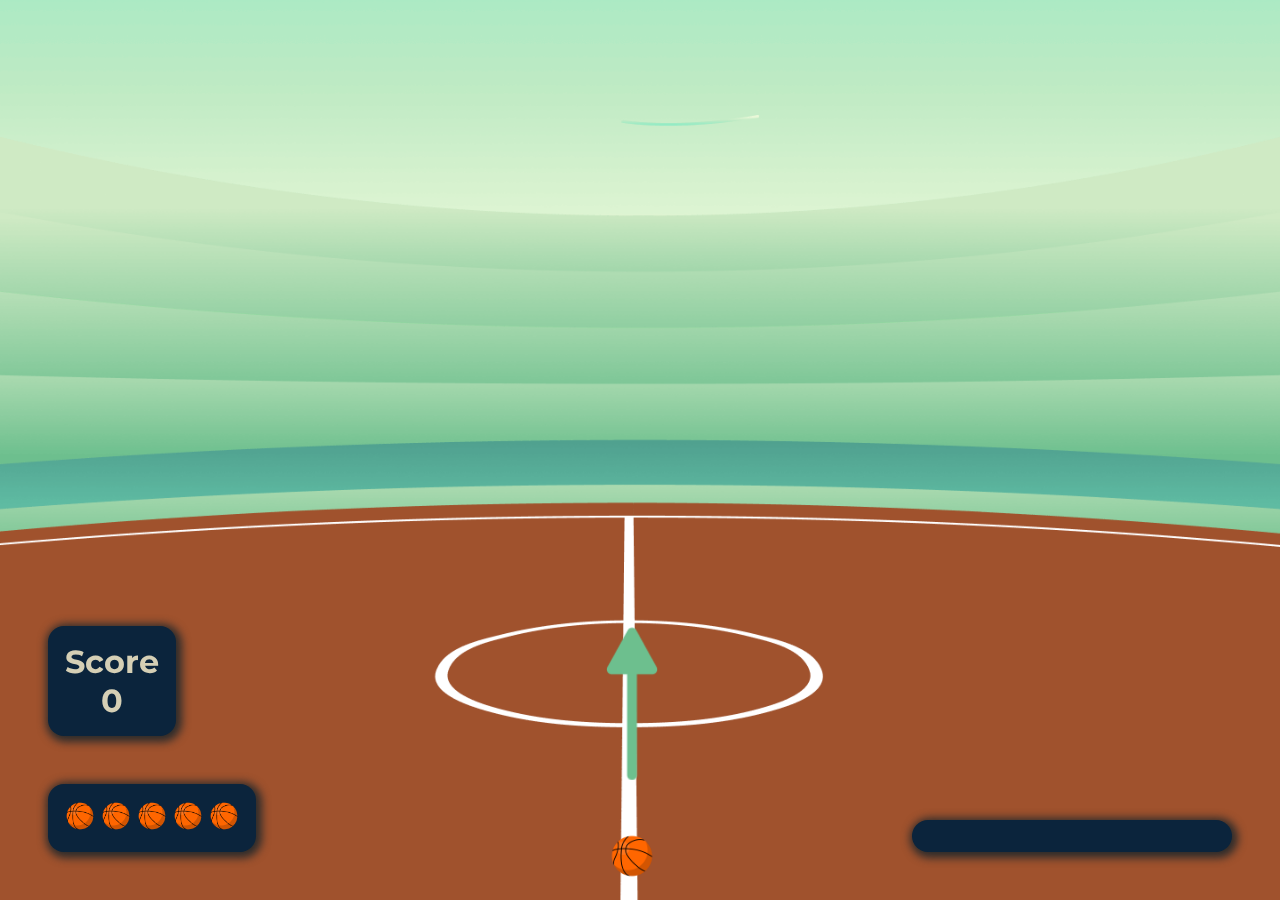
<file: index.html>
<!DOCTYPE html>
<html lang="en">
<head>
  <meta charset="UTF-8">
  <meta name="viewport" content="width=device-width, initial-scale=1.0">
  <title>Game</title>
  <link rel="stylesheet" href="/styles/styles.css">
  <link href="https://fonts.googleapis.com/css2?family=Montserrat:wght@400;700&display=swap" rel="stylesheet">
</head>
<body>
  <section class="main">
    <div class="msg"><p class="msg-txt"></p></div>
    <canvas id="canvas"></canvas>
    <img src="./assets/basket-1.png" alt="" class="basket-1" id="basket-1">
    <img src="./assets/basket-2.png" alt="" class="basket-2" id="basket-2">
    <img src="./assets/basket-3.png" alt="" class="basket-3" id="basket-3">
    <img src="./assets/basket-4.png" alt="" class="basket-4" id="basket-4" onload="drawBasket()">
    <div class="bottom">
      <div class="score-chances">
        <div class="score-board">
          <div class="score-txt">Score</div>
          <div class="score">0</div>
        </div>
        <div class="chance-board">
          <img src="./assets/ball.png" alt="" class="ball">
          <img src="./assets/ball.png" alt="" class="ball">
          <img src="./assets/ball.png" alt="" class="ball">
          <img src="./assets/ball.png" alt="" class="ball">
          <img src="./assets/ball.png" alt="" class="ball">
        </div>
      </div>

      <div class="middle">
        <div class="pointer"><img src="./assets/arrow.png" alt="pointer" class="pointer__img"></div>
        <div class="ready-ball"><img src="./assets/ball.png" alt="" class="ready-ball__img"></div>
      </div>

      <div class="question-board">
        <div class="question-txt"></div>
        <div class="options">
          <p class="option-a"></p>
          <p class="option-b"></p>
          <p class="option-c"></p>
          <p class="option-d"></p>
        </div>
      </div>
    </div>
  </section>
  <script src="./js/app.js"></script>
</body>
</html>
</file>
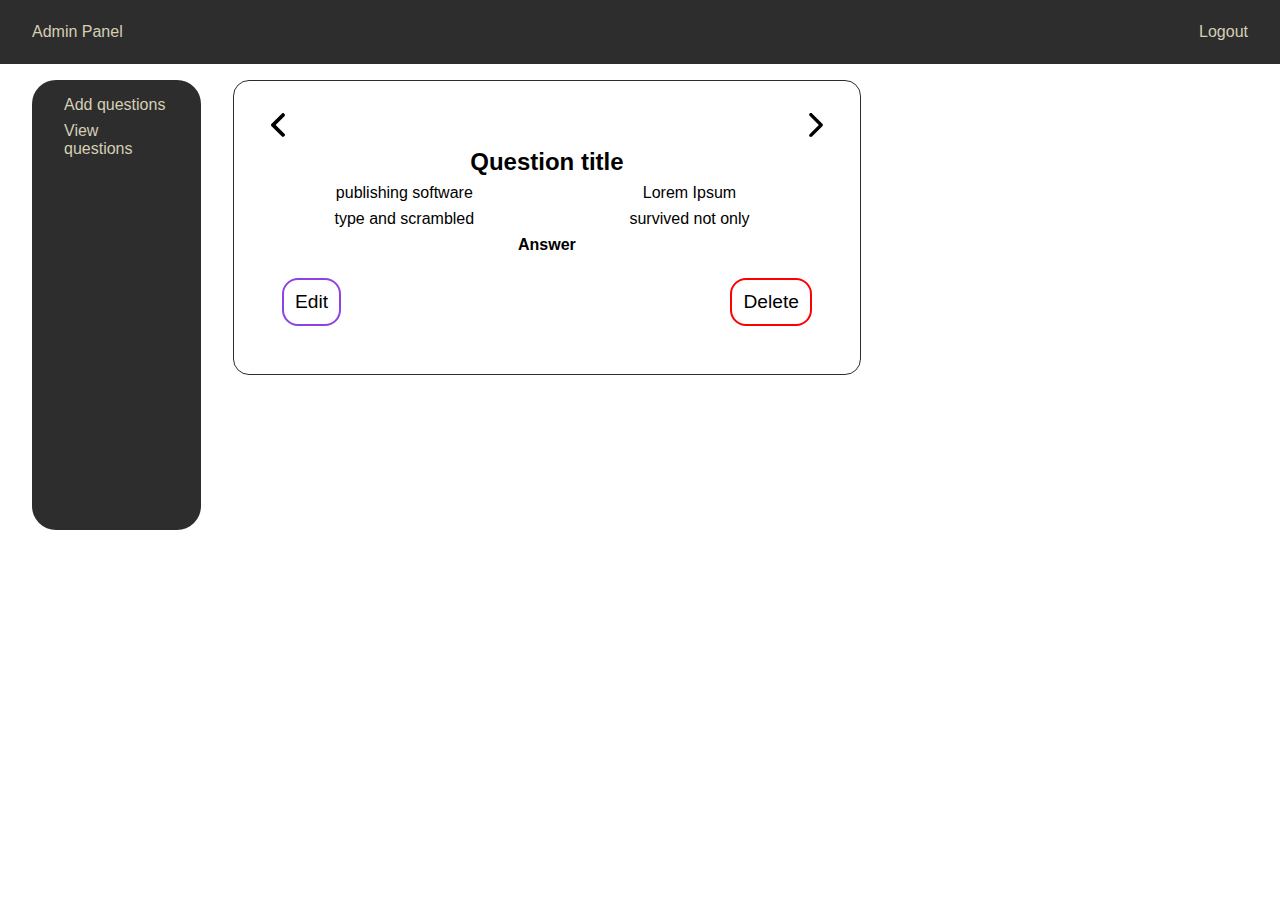
<file: admin/admin_panel.html>
<!DOCTYPE html>
<html lang="en">
<head>
  <meta charset="UTF-8">
  <meta name="viewport" content="width=device-width, initial-scale=1.0">
  <title>Admin Panel</title>
  <link rel="stylesheet" href="./styles/admin_panel.css">
</head>
<body>
  <header class="main-header">
    <div class="left"><a href="" class="left-link">Admin Panel</a></div>
    <ul class="nav-items">
      <li class="nav-item"><a href="#" class="nav-link">Logout</a></li>
    </ul>
  </header>
  <section class="main">
    <div class="sidebar">
      <ul class="sidebar-items">
        <li class="sidebar-item"><a href="" class="sidebar-item__link">Add questions</a></li>
        <li class="sidebar-item"><a href="" class="sidebar-item__link">View questions</a></li>
      </ul>
    </div>
    <div class="container">
      <div class="edit">
        <form action="" class="questions-form">
          <textarea name="question" id="question" cols="30" rows="5" placeholder="write your question here..."></textarea>
          <input type="text" name="option-a" id="option-a" placeholder="Option A">
          <input type="text" name="option-a" id="option-b" placeholder="Option B">
          <input type="text" name="option-a" id="option-c" placeholder="Option C">
          <input type="text" name="option-a" id="option-d" placeholder="Option D">
          <input type="text" name="correct-ans" id="correct-ans" placeholder="Correct Answer">
        </form>
        <button class="btn">Save</button>
      </div>
      <div class="view">
        <div class="move-btns">
          <button class="back-btn"><img src="./assets/back.svg" alt="back-btn"></button>
          <button class="forward-btn"><img src="./assets/forward.svg" alt="forward-btn"></button>
        </div>
        <h4 class="question-title editData">Question title</h4>
        <div class="display-option">
          <div class="option option-1">
            <p class="editData">publishing software</p>
          </div>
          <div class="option option-1">
            <p class="editData">Lorem Ipsum</p>
          </div>
          <div class="option option-1">
            <p class="editData">type and scrambled</p>
          </div>
          <div class="option option-1">
            <p class="editData">survived not only</p>
          </div>
        </div>
        <h4 class="display-answer editData" target="form">Answer</h4>
        <div class="btns">
          <button class="edit-btn" data-id="0">Edit</button>
          <button class="delete-btn">Delete</button>
        </div>
      </div>
    </div>
  </section>
</body>
</html>
</file>
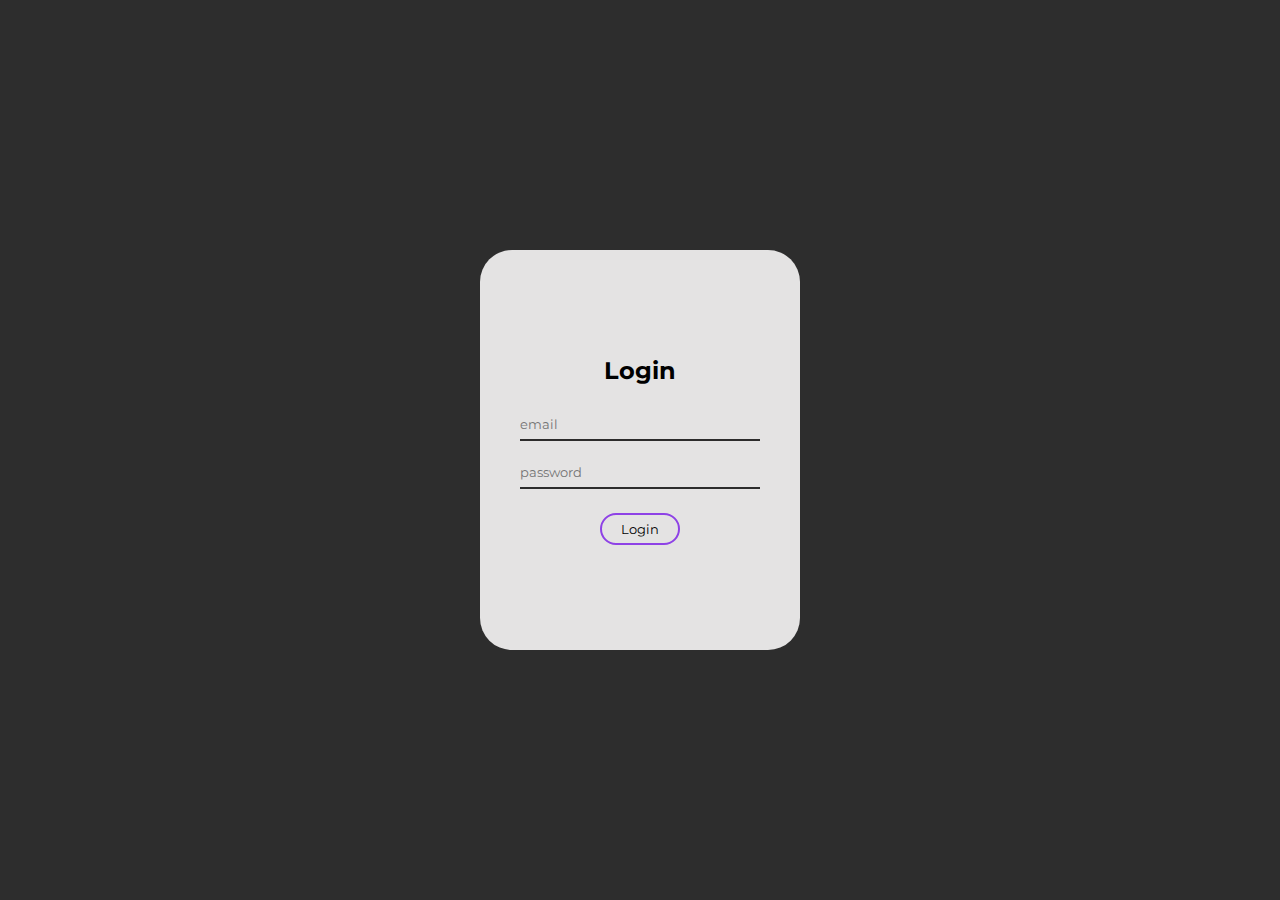
<file: admin/login.html>
<!DOCTYPE html>
<html lang="en">
<head>
  <meta charset="UTF-8">
  <meta name="viewport" content="width=device-width, initial-scale=1.0">
  <title>Login</title>
  <link href="https://fonts.googleapis.com/css2?family=Montserrat:wght@400;700&display=swap" rel="stylesheet">
  <link rel="stylesheet" href="./styles/login.css">
</head>
<body>
  <section class="main">
    <div class="container">
      <p class="login-text">Login</p>
      <form action="" class="login-form">
        <input type="email" name="email" id="email" placeholder="email">
        <input type="password" name="password" id="password" placeholder="password">
        <input type="submit" value="Login" id="submit">
      </form>
    </div>
  </section>
</body>
</html>
</file>
<file: styles/styles.css>
* {
  margin: 0;
  padding: 0;
  -webkit-box-sizing: border-box;
          box-sizing: border-box;
  font-family: 'Montserrat', sans-serif;
}

.main {
  background-image: url("/assets/background-2.png");
  background-position: center;
  background-repeat: no-repeat;
  background-size: cover;
  height: 100vh;
  overflow: hidden;
}

.main .msg {
  position: absolute;
  top: 50%;
  left: 50%;
  -webkit-transform: translate(-50%, -50%);
          transform: translate(-50%, -50%);
}

.main .msg .msg-txt {
  font-size: 3rem;
  font-weight: 700;
  pointer-events: none;
}

.main .basket-1, .main .basket-2, .main .basket-3, .main .basket-4 {
  display: none;
}

.main .bottom {
  display: -webkit-box;
  display: -ms-flexbox;
  display: flex;
  -webkit-box-pack: justify;
      -ms-flex-pack: justify;
          justify-content: space-between;
  -webkit-box-align: end;
      -ms-flex-align: end;
          align-items: flex-end;
  width: 100%;
  position: fixed;
  bottom: 0;
  z-index: 10;
  -webkit-user-select: none;
     -moz-user-select: none;
      -ms-user-select: none;
          user-select: none;
  pointer-events: none;
}

.main .bottom .score-board,
.main .bottom .question-board,
.main .bottom .chance-board {
  background-color: #0B243C;
  color: #D5CFB5;
  padding: 1rem;
  margin: 3rem;
  border-radius: 1rem;
  -webkit-box-shadow: 2px 2px 8px 4px #2c2c2c;
          box-shadow: 2px 2px 8px 4px #2c2c2c;
}

.main .bottom .score-chances .chance-board img {
  width: 2rem;
}

.main .bottom .middle {
  display: -webkit-box;
  display: -ms-flexbox;
  display: flex;
  -webkit-box-pack: center;
      -ms-flex-pack: center;
          justify-content: center;
  -webkit-box-align: center;
      -ms-flex-align: center;
          align-items: center;
  -webkit-box-orient: vertical;
  -webkit-box-direction: normal;
      -ms-flex-direction: column;
          flex-direction: column;
  z-index: 100;
}

.main .bottom .middle .pointer img {
  margin-bottom: 3rem;
  -webkit-transform: translateX(3rem) rotateX(10deg);
          transform: translateX(3rem) rotateX(10deg);
  -webkit-transform-origin: 0% 100%;
          transform-origin: 0% 100%;
  -webkit-animation: movePointer 3s infinite alternate;
          animation: movePointer 3s infinite alternate;
  height: 10rem;
}

.main .bottom .middle .pointer .paused {
  -webkit-animation-play-state: paused;
          animation-play-state: paused;
}

.main .bottom .middle .ready-ball img {
  margin-bottom: 1rem;
  -webkit-transform: translateX(3rem);
          transform: translateX(3rem);
  width: 3rem;
  height: auto;
}

.main .bottom .score-board {
  width: 8rem;
  display: -webkit-box;
  display: -ms-flexbox;
  display: flex;
  -webkit-box-pack: center;
      -ms-flex-pack: center;
          justify-content: center;
  -webkit-box-align: center;
      -ms-flex-align: center;
          align-items: center;
  -webkit-box-orient: vertical;
  -webkit-box-direction: normal;
      -ms-flex-direction: column;
          flex-direction: column;
  font-weight: 700;
  font-size: 2rem;
}

.main .bottom .question-board {
  width: 20rem;
}

.main .bottom .question-board .question-txt {
  font-weight: 700;
}

.main .bottom .question-board .options {
  display: -ms-grid;
  display: grid;
  -ms-grid-columns: 1fr 1fr;
      grid-template-columns: 1fr 1fr;
}

@-webkit-keyframes movePointer {
  0% {
    -webkit-transform: translateX(3rem) rotateZ(-60deg) rotateX(10deg);
            transform: translateX(3rem) rotateZ(-60deg) rotateX(10deg);
  }
  100% {
    -webkit-transform: translateX(3rem) rotateZ(60deg) rotateX(10deg);
            transform: translateX(3rem) rotateZ(60deg) rotateX(10deg);
  }
}

@keyframes movePointer {
  0% {
    -webkit-transform: translateX(3rem) rotateZ(-60deg) rotateX(10deg);
            transform: translateX(3rem) rotateZ(-60deg) rotateX(10deg);
  }
  100% {
    -webkit-transform: translateX(3rem) rotateZ(60deg) rotateX(10deg);
            transform: translateX(3rem) rotateZ(60deg) rotateX(10deg);
  }
}

@-webkit-keyframes throwBallToA {
  25% {
    -webkit-transform: translate(-36vw, -75vh) rotate(1360deg);
            transform: translate(-36vw, -75vh) rotate(1360deg);
  }
  50% {
    -webkit-transform: translate(-36vw, -60vh) rotate(1360deg);
            transform: translate(-36vw, -60vh) rotate(1360deg);
    opacity: 0;
  }
  75% {
    -webkit-transform: translate(-50vw, 0vh);
            transform: translate(-50vw, 0vh);
    opacity: 0;
  }
  100% {
    -webkit-transform: translateX(3rem);
            transform: translateX(3rem);
    opacity: 1;
  }
}

@keyframes throwBallToA {
  25% {
    -webkit-transform: translate(-36vw, -75vh) rotate(1360deg);
            transform: translate(-36vw, -75vh) rotate(1360deg);
  }
  50% {
    -webkit-transform: translate(-36vw, -60vh) rotate(1360deg);
            transform: translate(-36vw, -60vh) rotate(1360deg);
    opacity: 0;
  }
  75% {
    -webkit-transform: translate(-50vw, 0vh);
            transform: translate(-50vw, 0vh);
    opacity: 0;
  }
  100% {
    -webkit-transform: translateX(3rem);
            transform: translateX(3rem);
    opacity: 1;
  }
}

@-webkit-keyframes throwBallToB {
  25% {
    -webkit-transform: translate(-12vw, -75vh) rotate(1360deg);
            transform: translate(-12vw, -75vh) rotate(1360deg);
  }
  50% {
    -webkit-transform: translate(-12vw, -60vh) rotate(1360deg);
            transform: translate(-12vw, -60vh) rotate(1360deg);
    opacity: 0;
  }
  75% {
    -webkit-transform: translate(-75vh, 0vh);
            transform: translate(-75vh, 0vh);
    opacity: 0;
  }
  100% {
    -webkit-transform: translateX(3rem);
            transform: translateX(3rem);
    opacity: 1;
  }
}

@keyframes throwBallToB {
  25% {
    -webkit-transform: translate(-12vw, -75vh) rotate(1360deg);
            transform: translate(-12vw, -75vh) rotate(1360deg);
  }
  50% {
    -webkit-transform: translate(-12vw, -60vh) rotate(1360deg);
            transform: translate(-12vw, -60vh) rotate(1360deg);
    opacity: 0;
  }
  75% {
    -webkit-transform: translate(-75vh, 0vh);
            transform: translate(-75vh, 0vh);
    opacity: 0;
  }
  100% {
    -webkit-transform: translateX(3rem);
            transform: translateX(3rem);
    opacity: 1;
  }
}

@-webkit-keyframes throwBallToC {
  25% {
    -webkit-transform: translate(18vw, -75vh) rotate(1360deg);
            transform: translate(18vw, -75vh) rotate(1360deg);
  }
  50% {
    -webkit-transform: translate(18vw, -60vh) rotate(1360deg);
            transform: translate(18vw, -60vh) rotate(1360deg);
    opacity: 0;
  }
  75% {
    -webkit-transform: translate(-75vh, 0vh);
            transform: translate(-75vh, 0vh);
    opacity: 0;
  }
  100% {
    -webkit-transform: translateX(3rem);
            transform: translateX(3rem);
    opacity: 1;
  }
}

@keyframes throwBallToC {
  25% {
    -webkit-transform: translate(18vw, -75vh) rotate(1360deg);
            transform: translate(18vw, -75vh) rotate(1360deg);
  }
  50% {
    -webkit-transform: translate(18vw, -60vh) rotate(1360deg);
            transform: translate(18vw, -60vh) rotate(1360deg);
    opacity: 0;
  }
  75% {
    -webkit-transform: translate(-75vh, 0vh);
            transform: translate(-75vh, 0vh);
    opacity: 0;
  }
  100% {
    -webkit-transform: translateX(3rem);
            transform: translateX(3rem);
    opacity: 1;
  }
}

@-webkit-keyframes throwBallToD {
  25% {
    -webkit-transform: translate(90vh, -75vh) rotate(1360deg);
            transform: translate(90vh, -75vh) rotate(1360deg);
  }
  50% {
    -webkit-transform: translate(90vh, -60vh) rotate(1360deg);
            transform: translate(90vh, -60vh) rotate(1360deg);
    opacity: 0;
  }
  75% {
    -webkit-transform: translate(-75vh, 0vh);
            transform: translate(-75vh, 0vh);
    opacity: 0;
  }
  100% {
    -webkit-transform: translateX(3rem);
            transform: translateX(3rem);
    opacity: 1;
  }
}

@keyframes throwBallToD {
  25% {
    -webkit-transform: translate(90vh, -75vh) rotate(1360deg);
            transform: translate(90vh, -75vh) rotate(1360deg);
  }
  50% {
    -webkit-transform: translate(90vh, -60vh) rotate(1360deg);
            transform: translate(90vh, -60vh) rotate(1360deg);
    opacity: 0;
  }
  75% {
    -webkit-transform: translate(-75vh, 0vh);
            transform: translate(-75vh, 0vh);
    opacity: 0;
  }
  100% {
    -webkit-transform: translateX(3rem);
            transform: translateX(3rem);
    opacity: 1;
  }
}

@-webkit-keyframes flashMsg {
  25% {
    opacity: 1;
    -webkit-transform: scale(1.1);
            transform: scale(1.1);
  }
  30% {
    opacity: 1;
    -webkit-transform: scale(1);
            transform: scale(1);
  }
  50% {
    opacity: 0;
  }
  80% {
    opacity: 1;
    -webkit-transform: scale(1.1);
            transform: scale(1.1);
  }
  90% {
    opacity: 1;
    -webkit-transform: scale(1);
            transform: scale(1);
  }
  100% {
    opacity: 0;
  }
}

@keyframes flashMsg {
  25% {
    opacity: 1;
    -webkit-transform: scale(1.1);
            transform: scale(1.1);
  }
  30% {
    opacity: 1;
    -webkit-transform: scale(1);
            transform: scale(1);
  }
  50% {
    opacity: 0;
  }
  80% {
    opacity: 1;
    -webkit-transform: scale(1.1);
            transform: scale(1.1);
  }
  90% {
    opacity: 1;
    -webkit-transform: scale(1);
            transform: scale(1);
  }
  100% {
    opacity: 0;
  }
}
/*# sourceMappingURL=styles.css.map */
</file>
<file: admin/styles/admin_panel.css>
* {
  margin: 0;
  padding: 0;
  -webkit-box-sizing: border-box;
          box-sizing: border-box;
  font-family: 'Montserrat', sans-serif;
}

.main-header {
  background: #2d2d2d;
  grid-area: header;
  height: 4rem;
  display: -webkit-box;
  display: -ms-flexbox;
  display: flex;
  -webkit-box-pack: justify;
      -ms-flex-pack: justify;
          justify-content: space-between;
  -webkit-box-align: center;
      -ms-flex-align: center;
          align-items: center;
  padding: 2rem;
  position: fixed;
  width: 100%;
}

.main-header .nav-items {
  list-style: none;
}

.main-header .nav-link,
.main-header .left-link {
  text-decoration: none;
  color: #D5CFB5;
}

.main {
  display: -webkit-box;
  display: -ms-flexbox;
  display: flex;
  -webkit-box-pack: justify;
      -ms-flex-pack: justify;
          justify-content: space-between;
  -webkit-box-align: start;
      -ms-flex-align: start;
          align-items: flex-start;
  height: 100vh;
}

.main .sidebar {
  -webkit-box-flex: 1;
      -ms-flex: 1;
          flex: 1;
  margin: 5rem 2rem;
  background-color: #2d2d2d;
  padding: 1rem 2rem;
  height: 50%;
  border-radius: 1.5rem;
}

.main .sidebar .sidebar-items {
  list-style: none;
}

.main .sidebar .sidebar-items .sidebar-item {
  margin-bottom: 0.5rem;
}

.main .sidebar .sidebar-items .sidebar-item .sidebar-item__link {
  color: #D5CFB5;
  text-decoration: none;
}

.main .sidebar .sidebar-items .sidebar-item .sidebar-item__link:hover {
  text-decoration: underline;
}

.main .container {
  -webkit-box-flex: 10;
      -ms-flex: 10;
          flex: 10;
}

.main .container .edit {
  display: -webkit-box;
  display: -ms-flexbox;
  display: flex;
  -webkit-box-pack: start;
      -ms-flex-pack: start;
          justify-content: flex-start;
  -webkit-box-align: start;
      -ms-flex-align: start;
          align-items: flex-start;
  -webkit-box-orient: vertical;
  -webkit-box-direction: normal;
      -ms-flex-direction: column;
          flex-direction: column;
  margin: 5rem;
  display: none;
}

.main .container .edit .questions-form {
  display: -webkit-box;
  display: -ms-flexbox;
  display: flex;
  -webkit-box-pack: start;
      -ms-flex-pack: start;
          justify-content: flex-start;
  -webkit-box-align: start;
      -ms-flex-align: start;
          align-items: flex-start;
  -webkit-box-orient: vertical;
  -webkit-box-direction: normal;
      -ms-flex-direction: column;
          flex-direction: column;
  height: 100%;
  padding: 1rem;
  width: 70%;
}

.main .container .edit .questions-form #question, .main .container .edit .questions-form #option-a, .main .container .edit .questions-form #option-b,
.main .container .edit .questions-form #option-c, .main .container .edit .questions-form #option-d, .main .container .edit .questions-form #correct-ans {
  border: none;
  background: none;
  border-bottom: 2px solid #2c2c2c;
  padding: 0.5rem;
  width: 100%;
  -webkit-transition: all 0.5s ease;
  transition: all 0.5s ease;
}

.main .container .edit .questions-form #option-a, .main .container .edit .questions-form #option-b,
.main .container .edit .questions-form #option-c, .main .container .edit .questions-form #option-d, .main .container .edit .questions-form #correct-ans {
  margin-top: 1rem;
  width: 80%;
}

.main .container .edit .questions-form #question:focus, .main .container .edit .questions-form #option-a:focus, .main .container .edit .questions-form #option-b:focus,
.main .container .edit .questions-form #option-c:focus, .main .container .edit .questions-form #option-d:focus, .main .container .edit .questions-form #correct-ans:focus {
  border: none;
  background: none;
  outline: none;
  border-bottom: 2px solid #8e42e6;
}

.main .container .edit .btn {
  background: none;
  border: none;
  border: 2px solid #8e42e6;
  border-radius: 1rem;
  margin: 1rem;
  -webkit-transition: all 0.5s ease;
  transition: all 0.5s ease;
  font-size: 1.2rem;
  padding: 0.7rem;
  cursor: pointer;
}

.main .container .edit .btn:focus,
.main .container .edit .btn:hover {
  -webkit-transform: scale(1.1);
          transform: scale(1.1);
  background-color: #8e42e6;
  outline: none;
  color: #e4e3e3;
}

.main .container .view {
  display: -webkit-box;
  display: -ms-flexbox;
  display: flex;
  -webkit-box-pack: start;
      -ms-flex-pack: start;
          justify-content: flex-start;
  -webkit-box-align: start;
      -ms-flex-align: start;
          align-items: flex-start;
  width: 60%;
  margin-top: 5rem;
  display: -ms-grid;
  display: grid;
  grid-auto-columns: 1fr 1fr;
  grid-row-gap: 0.5rem;
      grid-template-areas: "moveBtns moveBtns" "question question" "options options" "answer answer" "btns btns";
  border: 1px solid #2d2d2d;
  padding: 2rem;
  border-radius: 1rem;
}

.main .container .view .move-btns {
  -ms-grid-row: 1;
  -ms-grid-column: 1;
  -ms-grid-column-span: 2;
  grid-area: moveBtns;
  display: -webkit-box;
  display: -ms-flexbox;
  display: flex;
  -webkit-box-pack: justify;
      -ms-flex-pack: justify;
          justify-content: space-between;
  -webkit-box-align: center;
      -ms-flex-align: center;
          align-items: center;
}

.main .container .view .move-btns .back-btn,
.main .container .view .move-btns .forward-btn {
  border: none;
  background: none;
  cursor: pointer;
}

.main .container .view .move-btns .back-btn img,
.main .container .view .move-btns .forward-btn img {
  width: 1.5rem;
}

.main .container .view .question-title {
  -ms-grid-row: 2;
  -ms-grid-column: 1;
  -ms-grid-column-span: 2;
  grid-area: question;
  font-size: 1.5rem;
  text-align: center;
}

.main .container .view .display-option {
  -ms-grid-row: 3;
  -ms-grid-column: 1;
  -ms-grid-column-span: 2;
  grid-area: options;
  display: -ms-grid;
  display: grid;
  -ms-grid-columns: 1fr 1fr;
      grid-template-columns: 1fr 1fr;
  grid-gap: 0.5rem;
}

.main .container .view .display-option .option {
  text-align: center;
}

.main .container .view .display-answer {
  -ms-grid-row: 4;
  -ms-grid-column: 1;
  -ms-grid-column-span: 2;
  grid-area: answer;
  text-align: center;
}

.main .container .view .btns {
  -ms-grid-row: 5;
  -ms-grid-column: 1;
  -ms-grid-column-span: 2;
  grid-area: btns;
  display: -webkit-box;
  display: -ms-flexbox;
  display: flex;
  -webkit-box-pack: justify;
      -ms-flex-pack: justify;
          justify-content: space-between;
  -webkit-box-align: center;
      -ms-flex-align: center;
          align-items: center;
}

.main .container .view .btns .edit-btn,
.main .container .view .btns .delete-btn {
  background: none;
  border: none;
  border: 2px solid #8e42e6;
  border-radius: 1rem;
  margin: 1rem;
  -webkit-transition: all 0.5s ease;
  transition: all 0.5s ease;
  font-size: 1.2rem;
  padding: 0.7rem;
  cursor: pointer;
}

.main .container .view .btns .delete-btn {
  border: 2px solid red;
}

.main .container .view .btns .edit-btn:focus,
.main .container .view .btns .edit-btn:hover,
.main .container .view .btns .delete-btn:focus,
.main .container .view .btns .delete-btn:hover {
  -webkit-transform: scale(1.1);
          transform: scale(1.1);
  background-color: #8e42e6;
  outline: none;
  color: #e4e3e3;
}

.main .container .view .btns .delete-btn:focus,
.main .container .view .btns .delete-btn:hover {
  background-color: red;
}
/*# sourceMappingURL=admin_panel.css.map */
</file>
<file: admin/styles/login.css>
* {
  margin: 0;
  padding: 0;
  -webkit-box-sizing: border-box;
          box-sizing: border-box;
  font-family: 'Montserrat', sans-serif;
}

.main {
  min-height: 100vh;
  display: -webkit-box;
  display: -ms-flexbox;
  display: flex;
  -webkit-box-pack: center;
      -ms-flex-pack: center;
          justify-content: center;
  -webkit-box-align: center;
      -ms-flex-align: center;
          align-items: center;
  background-color: #2d2d2d;
}

.main .container {
  height: 25rem;
  width: 20rem;
  background: #e4e3e3;
  border-radius: 2rem;
  display: -webkit-box;
  display: -ms-flexbox;
  display: flex;
  -webkit-box-pack: center;
      -ms-flex-pack: center;
          justify-content: center;
  -webkit-box-align: center;
      -ms-flex-align: center;
          align-items: center;
  -webkit-box-orient: vertical;
  -webkit-box-direction: normal;
      -ms-flex-direction: column;
          flex-direction: column;
}

.main .container .login-text {
  font-size: 1.5rem;
  font-weight: 700;
}

.main .container .login-form {
  display: -webkit-box;
  display: -ms-flexbox;
  display: flex;
  -webkit-box-pack: center;
      -ms-flex-pack: center;
          justify-content: center;
  -webkit-box-align: center;
      -ms-flex-align: center;
          align-items: center;
  -webkit-box-orient: vertical;
  -webkit-box-direction: normal;
      -ms-flex-direction: column;
          flex-direction: column;
  margin-top: 1rem;
}

.main .container .login-form #email, .main .container .login-form #password {
  border: none;
  border-bottom: 2px solid #2c2c2c;
  background: none;
  margin-block: 0.5rem;
  width: 15rem;
  height: 2rem;
  -webkit-transition: all 0.5s ease;
  transition: all 0.5s ease;
}

.main .container .login-form #email:focus,
.main .container .login-form #password:focus {
  border: none;
  outline: none;
  border-bottom: 2px solid #8e42e6;
}

.main .container .login-form #submit {
  background: none;
  border: none;
  border: 2px solid #8e42e6;
  border-radius: 1rem;
  height: 2rem;
  width: 5rem;
  margin-top: 1rem;
  -webkit-transition: all 0.5s ease;
  transition: all 0.5s ease;
}

.main .container .login-form #submit:focus,
.main .container .login-form #submit:hover {
  width: 6rem;
  background-color: #8e42e6;
  outline: none;
  color: #e4e3e3;
}
/*# sourceMappingURL=login.css.map */
</file>
